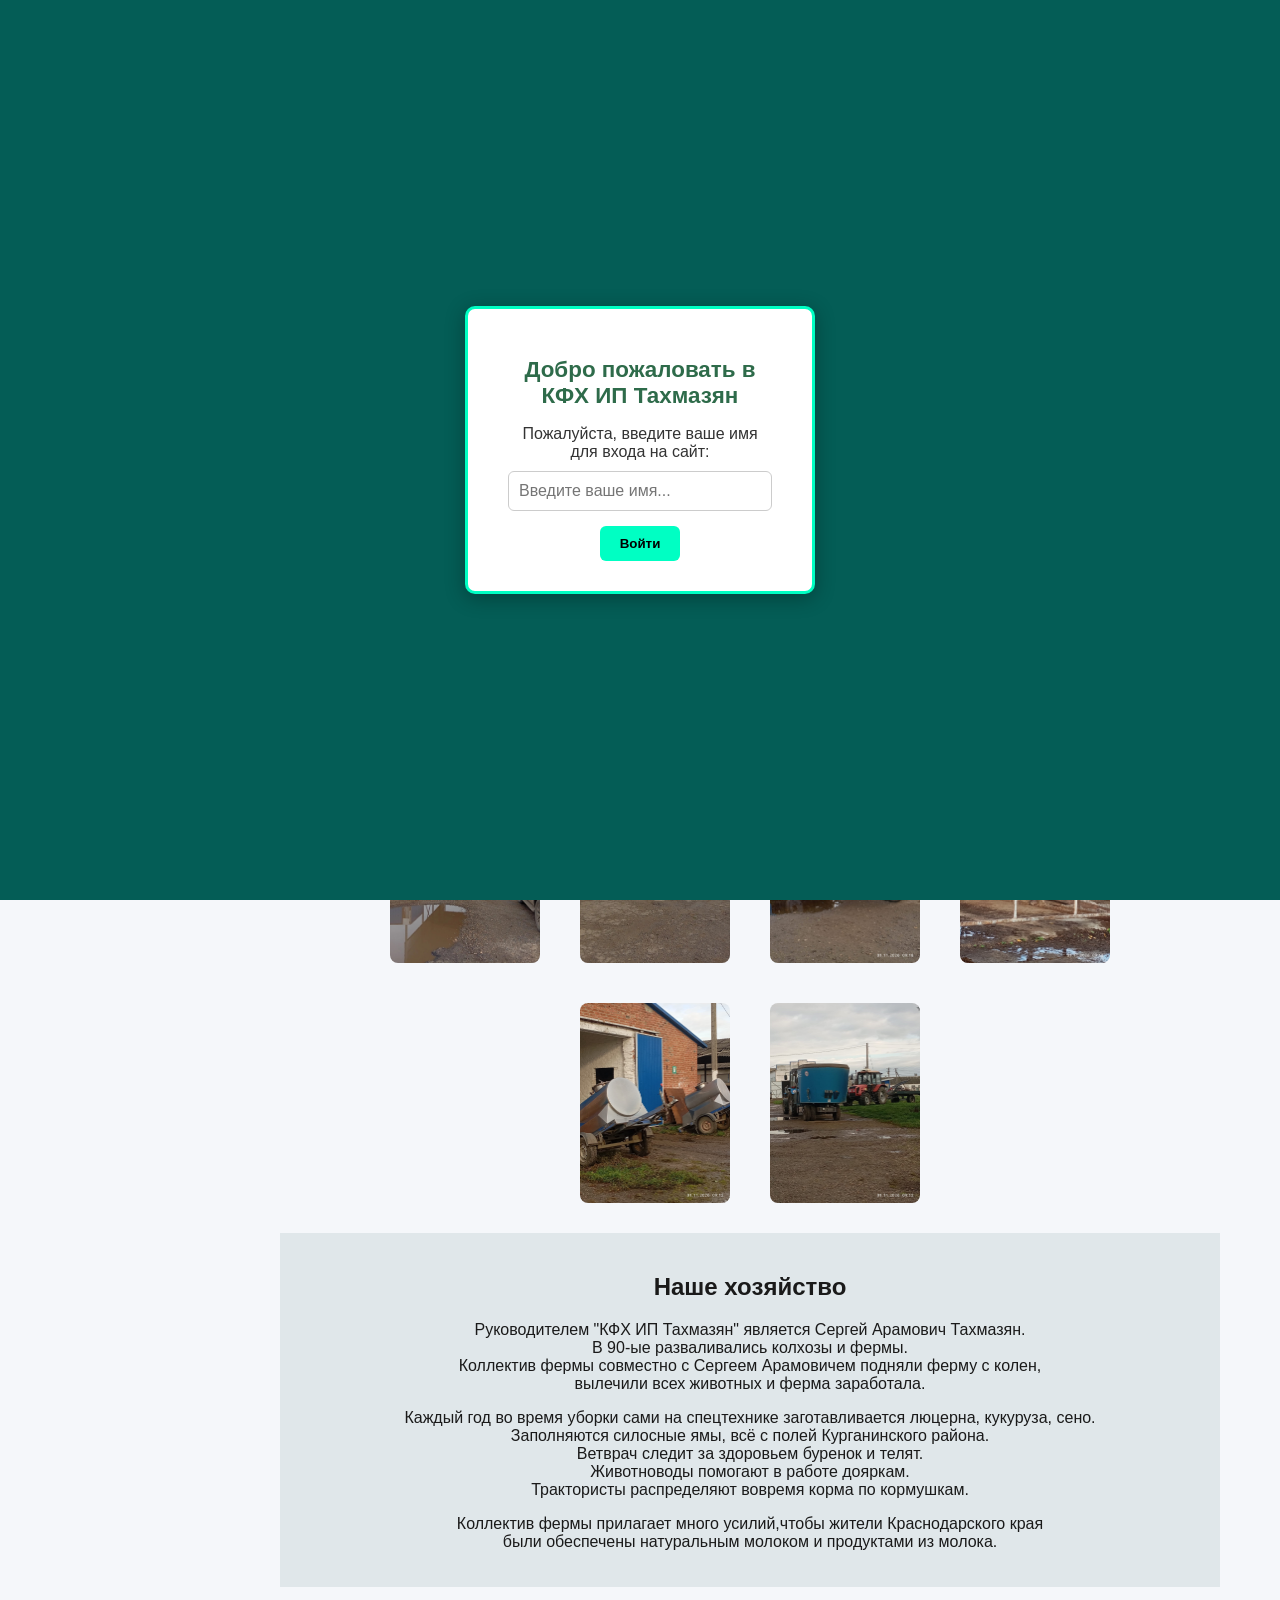
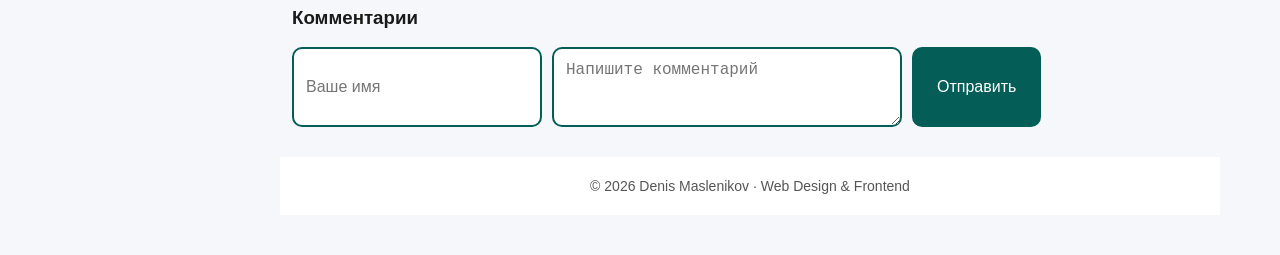
<file: index.html>
<!DOCTYPE html>
<html lang="ru">
<head>
    <meta charset="UTF-8">
    <meta name="viewport" content="width=device-width, initial-scale=1.0">
    <title>Крестьянское фермерское хозяйство ИП Тахмазян</title>
    <link rel="stylesheet" href="styles/mystyle.css">
    <link rel="stylesheet" href="styles/sydeNav.css">
</head>

<body>

 
<!-- Burger button (mobile) -->
    <button id="menuToggle" aria-label="Open menu">☰</button>

   <div id="introScreen">
    <div id="introBox">

        <h2 id="introTitle" style="color: #2e6b4a;">
            Добро пожаловать в КФХ ИП Тахмазян
        </h2>

        <p>Пожалуйста, введите ваше имя для входа на сайт:</p>

        <input
            type="text"
            id="nameInput"
            placeholder="Введите ваше имя..."
            aria-label="Ваше имя">

        <button
            id="startBtn"
            type="button">
            Войти
        </button>

    </div>
</div>


<nav>
        <ul>
            
            <li><a href="milkmaid.html">Молочница</a></li>
            <li><a href="cheese.html">Сыроварня</a></li>
            
            

            <li>
                <form
    action="https://yandex.ru/search/"
    method="get"
    target="_blank"
    id="searchForm">

    <input
        type="text"
        name="text"
        id="searchInput"
        placeholder="Поиск в Яндексе"
        required>

    <button type="submit">Найти</button>
</form>
            </li>

            <li><span id="dateTimeDisplay"></span></li>
        
    <li>

    
        <br>
                <li>
    <a href="https://www.gorod-kurganinsk.ru/"
       target="_blank"
       rel="noopener noreferrer"
       style="color:#00ffc3;font-weight:normal;">
       Визит в наш город →
    </a>
            </li>
        </ul>
    </nav>

    <!-- Main Content -->
<main>

    <!-- Персональное приветствие -->
<h2 id="personalGreeting"></h2>

<header>
    <div class="logo home-logo">
        <img src="images/logo/logo3.png" alt="КФХ ИП Тахмазян">
    </div>
</header>

<header>
    <section class="description">
        <h1>
            Cайт<br>
            "КФХ ИП Тахмазян"
        </h1>
    </section>
</header>

        <section>
    <h2 class="section-title">Наше хозяйство</h2>

    <div class="gallery">
        <img src="images/nature/entrance.jpg" alt="photo 1" class="thumbnail">
        <img src="images/nature/farm-building.jpg" alt="photo 2" class="thumbnail">
        <img src="images/nature/foto1.jpeg" alt="photo 3" class="thumbnail">
        <img src="images/nature/foto2.jpeg" alt="photo 4" class="thumbnail">
        <img src="images/nature/foto3.jpeg" alt="photo 5" class="thumbnail">
        <img src="images/nature/foto4.jpeg" alt="photo 6" class="thumbnail">
    </div>
</section>
        <div id="lightbox" class="lightbox" role="dialog" aria-modal="true">
            <span class="close" aria-label="Close image viewer" role="button" tabindex="0">&times;</span>
            <img id="lightbox-img"
                 src="[data-uri]"
                 alt="Full-size image"
                 loading="lazy"
                 decoding="async">
        </div>

        <section class="description">
            <h2>Наше хозяйство</h2>
            <p>Руководителем "КФХ ИП Тахмазян" является Сергей Арамович Тахмазян. 
            <br>В 90-ые разваливались колхозы и фермы. 
            <br>Коллектив фермы совместно с Сергеем Арамовичем подняли ферму с колен, 
            <br>вылечили всех животных и ферма заработала.</p>
            <p>Каждый год во время уборки сами на спецтехнике заготавливается люцерна, кукуруза, сено.
            <br>Заполняются силосные ямы, всё с полей Курганинского района.
            <br>Ветврач следит за здоровьем буренок и телят.
            <br>Животноводы помогают в работе дояркам.
            <br>Трактористы распределяют вовремя корма по кормушкам.</p>
            <p>Коллектив фермы прилагает много усилий,чтобы жители Краснодарского края 
            <br>были обеспечены натуральным молоком и продуктами из молока.</p>
        </section>

        <section id="comments">
    <h3>Комментарии</h3>

    <form id="commentForm">
        <input type="text" id="name" placeholder="Ваше имя" required>

        <textarea id="comment"
                  placeholder="Напишите комментарий"
                  required></textarea>

        <button type="submit">
            Отправить
        </button>
    </form>

    <div id="commentsList"></div>
</section>

        
          <footer>
    <a href="https://maslenikov77.github.io/mywebsite/"
       target="_blank">
        © 2026 Denis Maslenikov · Web Design & Frontend
    </a>
</footer>
    </main>
 
 <script>
document.addEventListener("DOMContentLoaded", function () {

    /* =========================
       Дата, время и часовой пояс
    ========================= */
    const dateTimeElement = document.getElementById("dateTimeDisplay");

    function updateDateTime() {
        const now = new Date();

        const timeZone =
            Intl.DateTimeFormat().resolvedOptions().timeZone;

        const dateTime = now.toLocaleString("ru-RU", {
            weekday: "long",
            year: "numeric",
            month: "long",
            day: "numeric",
            hour: "2-digit",
            minute: "2-digit",
            second: "2-digit"
        });

        if (dateTimeElement) {
            dateTimeElement.innerHTML = `
                ${dateTime}<br>
                🌍 ${timeZone}
            `;
        }
    }

    updateDateTime();
    setInterval(updateDateTime, 1000);

    /* =========================
       Lightbox галерея
    ========================= */
    const thumbnails = document.querySelectorAll(".thumbnail");
    const lightbox = document.getElementById("lightbox");
    const lightboxImg = document.getElementById("lightbox-img");
    const closeBtn = document.querySelector(".lightbox .close");

    if (thumbnails.length && lightbox && lightboxImg && closeBtn) {

        thumbnails.forEach(thumbnail => {
            thumbnail.addEventListener("click", () => {
                const fullImgSrc = thumbnail.getAttribute("data-full");
                lightboxImg.src = fullImgSrc;
                lightbox.style.display = "flex";
            });
        });

        closeBtn.addEventListener("click", () => {
            lightbox.style.display = "none";
            lightboxImg.src = "";
        });

        document.addEventListener("keydown", (e) => {
            if (
                e.key === "Escape" &&
                lightbox.style.display === "flex"
            ) {
                lightbox.style.display = "none";
                lightboxImg.src = "";
            }
        });
    }

    /* =========================
       Бургер-меню
    ========================= */
    const menuToggle = document.getElementById("menuToggle");
    const nav = document.querySelector("nav");

    if (menuToggle && nav) {
        menuToggle.addEventListener("click", function () {
            nav.classList.toggle("open");
        });
    }

    /* =========================
       Комментарии
    ========================= */
    const form = document.getElementById("commentForm");
    const commentsList = document.getElementById("commentsList");

    if (form && commentsList) {

        form.addEventListener("submit", function (e) {
            e.preventDefault();

            const name = document.getElementById("name").value.trim();
            const comment = document.getElementById("comment").value.trim();

            if (!name || !comment) {
                alert("Заполните все поля.");
                return;
            }

            const newComment = document.createElement("div");

            newComment.className = "comment";

            newComment.innerHTML = `
                <strong>${name}</strong>
                <p>${comment}</p>
                <button class="delete-comment">
                    🗑️ Удалить
                </button>
            `;

            commentsList.prepend(newComment);

            form.reset();
        });

        document.addEventListener("click", function (e) {

            if (e.target.classList.contains("delete-comment")) {
                e.target.closest(".comment").remove();
            }

        });
    }

   /* Стартовое окно */
const introScreen = document.getElementById("introScreen");
const nameInput = document.getElementById("nameInput");
const startBtn = document.getElementById("startBtn");
const mainContent = document.querySelector("main");
const greeting = document.getElementById("personalGreeting");

/* Проверяем, был ли посетитель раньше */
const savedName = localStorage.getItem("visitorName");

if (savedName) {

    introScreen.style.display = "none";

    if (greeting) {
        greeting.textContent =
            `👋 С возвращением, ${savedName}!`;
    }

} else {

    introScreen.style.display = "flex";

    startBtn.addEventListener("click", function () {

        const name = nameInput.value.trim();

        if (name !== "") {

            localStorage.setItem("visitorName", name);

            introScreen.style.display = "none";

            if (greeting) {
                greeting.textContent =
                    `👋 Добро пожаловать, ${name}!`;
            }

                } else {

            alert("Пожалуйста, введите ваше имя.");

        }
    });
}

});  // закрывает DOMContentLoaded

</script>

</body>
</html>
</file>
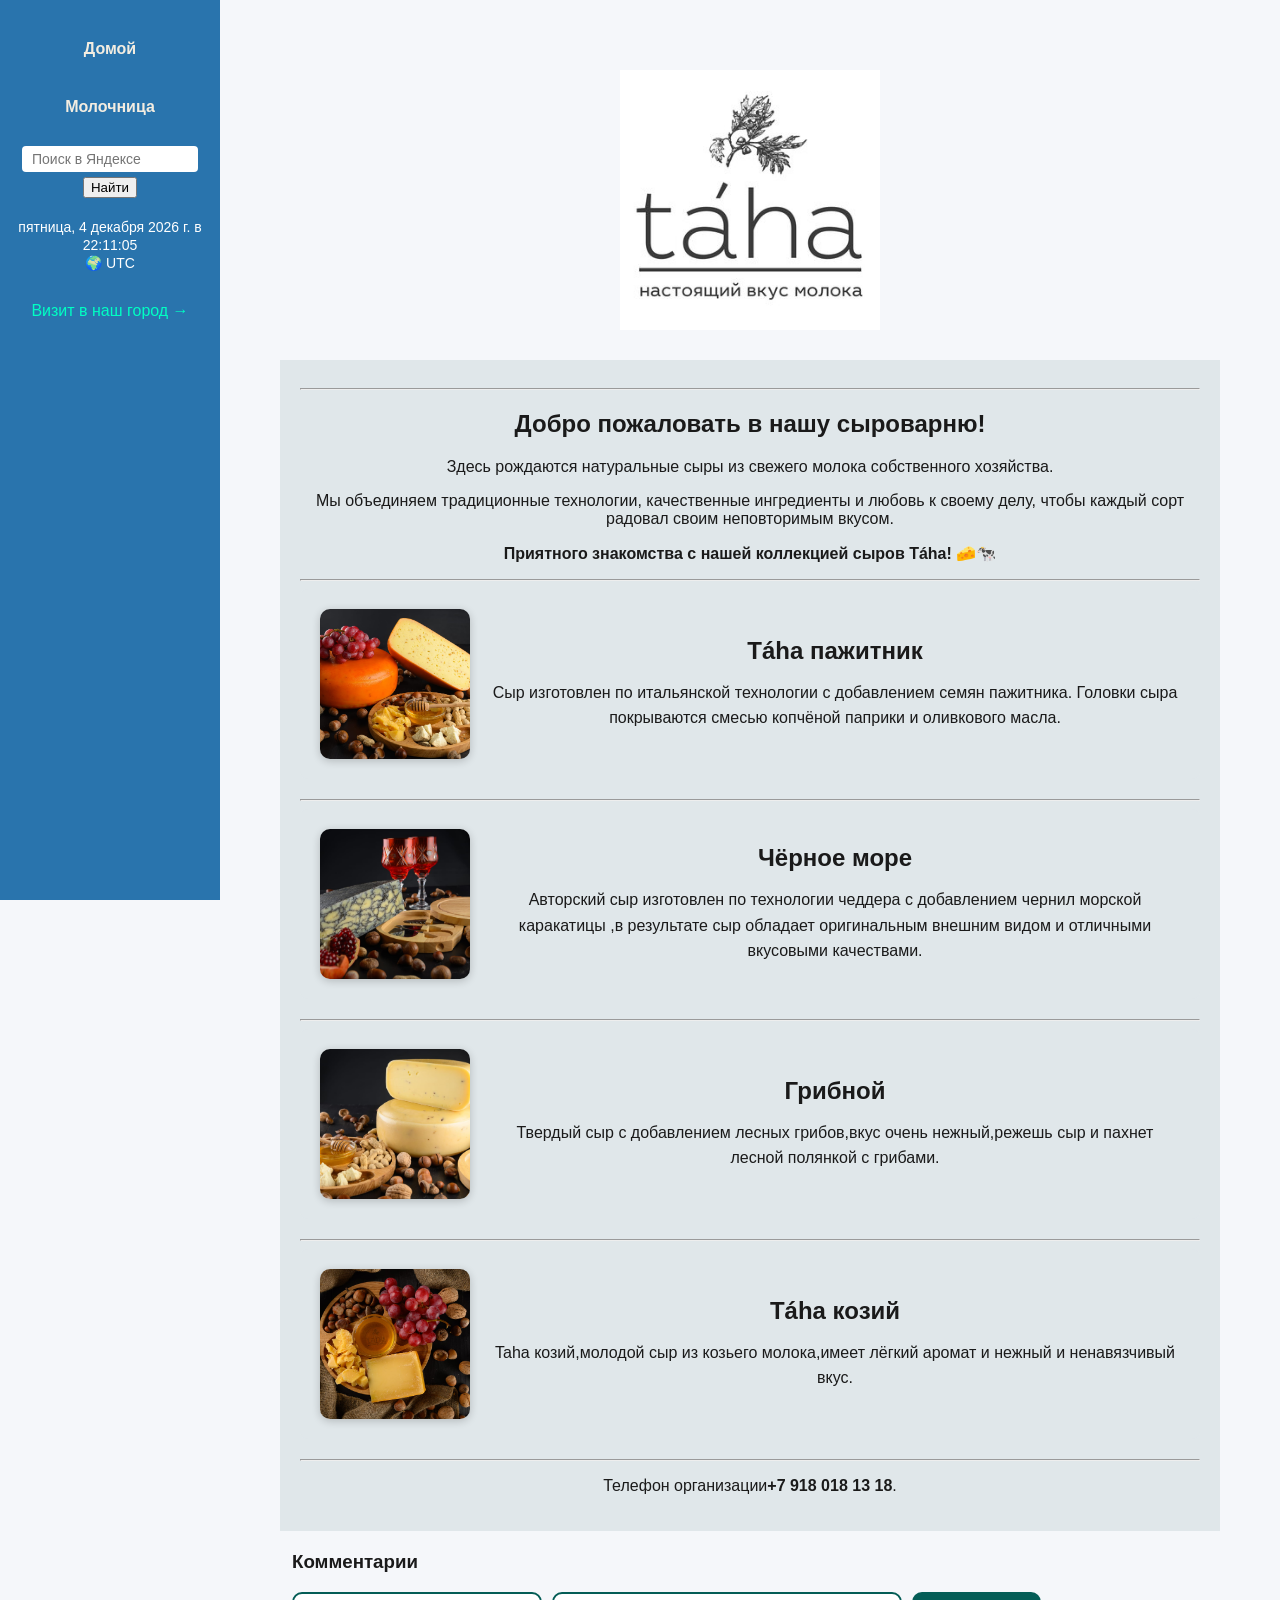
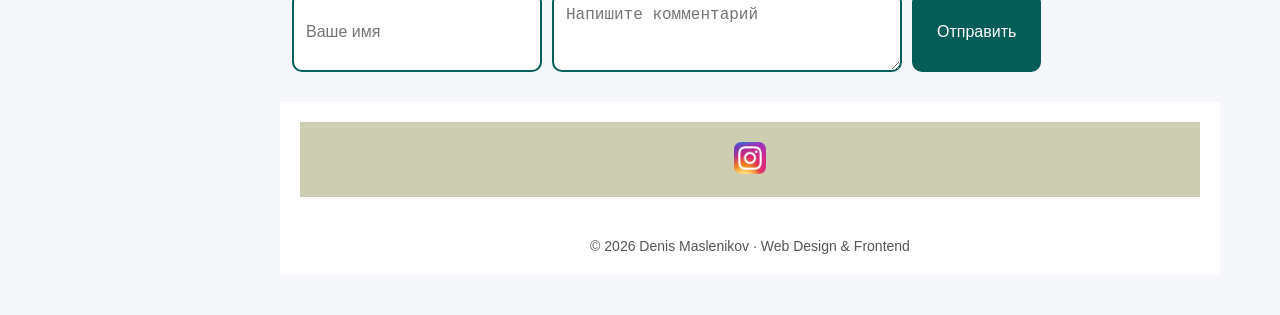
<file: cheese.html>
<!DOCTYPE html>
<html lang="en">
<head>
    <meta charset="UTF-8">
    <meta name="viewport" content="width=device-width, initial-scale=1.0">
    <title>Lochquarry Outdoor Centre</title>

    <!-- Styles -->
    <link rel="stylesheet" href="styles/mystyle.css">
    <link rel="stylesheet" href="styles/sydeNav.css">
</head>
<body class="cheese-page blue-cheese-page">

    <!-- Burger button (mobile) -->
    <button id="menuToggle" aria-label="Open menu">☰</button>



    <!-- Navigation -->
    <nav>
        <ul>
            <li><a href="index.html">Домой</a></li>
            <li><a href="milkmaid.html">Молочница</a></li>
            
           

            <li>
                <form
    action="https://yandex.ru/search/"
    method="get"
    target="_blank"
    id="searchForm">

    <input
        type="text"
        name="text"
        id="searchInput"
        placeholder="Поиск в Яндексе"
        required>

    <button type="submit">Найти</button>
</form>
            </li>

            <li><span id="dateTimeDisplay"></span></li>

            <li>
                <a href="https://www.gorod-kurganinsk.ru/"
       target="_blank"
       rel="noopener noreferrer"
       style="color:#00ffc3;font-weight:normal;">
       Визит в наш город →
    </a>
            </li>
        </ul>
    </nav>

    <!-- Main Content -->
    <main>

        

        <header>
            <div class="logo">
                <img src="images/logo/logo.png" alt="Lochquarry Logo">
            </div>
        </header>

        <section class="description">
            <hr>
            <h1>Добро пожаловать в нашу сыроварню!</h1>

            <p>Здесь рождаются натуральные сыры из свежего молока собственного хозяйства.</p> 
            <p>Мы объединяем традиционные технологии, качественные ингредиенты и любовь к своему делу,
                чтобы каждый сорт радовал своим неповторимым вкусом.</p>

            <p><strong>Приятного знакомства с нашей коллекцией сыров Táha! 🧀🐄</strong></p>
            <hr>

            <div class="staff-member">
                <img src="images/chees/chees1.jpeg" alt="chees1" class="staff-photo">
                <div class="staff-info">
                    <h2>Táha пажитник</h2>

<p>
    
        Сыр изготовлен по итальянской технологии с добавлением семян
        пажитника. Головки сыра покрываются смесью копчёной паприки
        и оливкового масла.
    
</p>
                </div>
            </div>

            <hr>

            <div class="staff-member">
                <img src="images/chees/chees2.jpeg" alt="chees2" class="staff-photo">
                <div class="staff-info">
                    <h2>Чёрное море</h2>
                    <p>Авторский сыр изготовлен по технологии чеддера с добавлением 
                        чернил морской каракатицы ,в результате сыр обладает оригинальным 
                        внешним видом и отличными вкусовыми качествами.</p>
                    
                </div>
            </div>

            <hr>

            <div class="staff-member">
                <img src="images/chees/chees4.jpeg" alt="chees3" class="staff-photo">
                <div class="staff-info">
                    <h2>Грибной</h2>
                    <p>Твердый сыр с добавлением лесных грибов,вкус очень нежный,режешь сыр 
                        и пахнет лесной полянкой с грибами.</p>
                
                </div>
            </div>

            <hr>

            <div class="staff-member">
                <img src="images/chees/chees5.jpeg" alt="chees3" class="staff-photo">
                <div class="staff-info">
                    <h2>Táha козий</h2>
                    <p>Taha козий,молодой сыр из козьего молока,имеет лёгкий аромат и нежный 
                        и ненавязчивый вкус.</p>
                
                </div>
            </div>

            <hr>
            <p>Телефон организации<strong>+7 918 018 13 18</strong>.</p>
        </section>

        <section id="comments">
    <h3>Комментарии</h3>

    <form id="commentForm">
        <input type="text" id="name" placeholder="Ваше имя" required>

        <textarea id="comment"
                  placeholder="Напишите комментарий"
                  required></textarea>

        <button type="submit">
            Отправить
        </button>
    </form>

    <div id="commentsList"></div>
</section>

        <footer>
            <div class="socials">
                
                <a href="https://www.instagram.com/tahacheese/" target="_blank">
                    <img src="images/socialmedia/instagram.webp" alt="Visit our Instagram profile">
                </a>
              
            </div>
        </footer>
             <footer>
    <a href="https://maslenikov77.github.io/mywebsite/"
       target="_blank">
        © 2026 Denis Maslenikov · Web Design & Frontend
    </a>
</footer>
    </main>

    <!-- SCRIPT -->
 <script>
document.addEventListener("DOMContentLoaded", function () {

    const nav = document.querySelector("nav");
    const menuToggle = document.getElementById("menuToggle");
    const dateTimeElement = document.getElementById("dateTimeDisplay");

    /* Mobile menu toggle */
    if (menuToggle) {
        menuToggle.addEventListener("click", function () {
            nav.classList.toggle("open");
        });
    }

    /* =========================
       Дата, время и часовой пояс
    ========================= */

    function updateDateTime() {
        const now = new Date();

        const timeZone =
            Intl.DateTimeFormat().resolvedOptions().timeZone;

        const dateTime = now.toLocaleString("ru-RU", {
            weekday: "long",
            year: "numeric",
            month: "long",
            day: "numeric",
            hour: "2-digit",
            minute: "2-digit",
            second: "2-digit"
        });

        if (dateTimeElement) {
            dateTimeElement.innerHTML = `
                ${dateTime}<br>
                🌍 ${timeZone}
            `;
        }
    }

    updateDateTime();
    setInterval(updateDateTime, 1000);

});
</script>
</body>

</html>
</file>
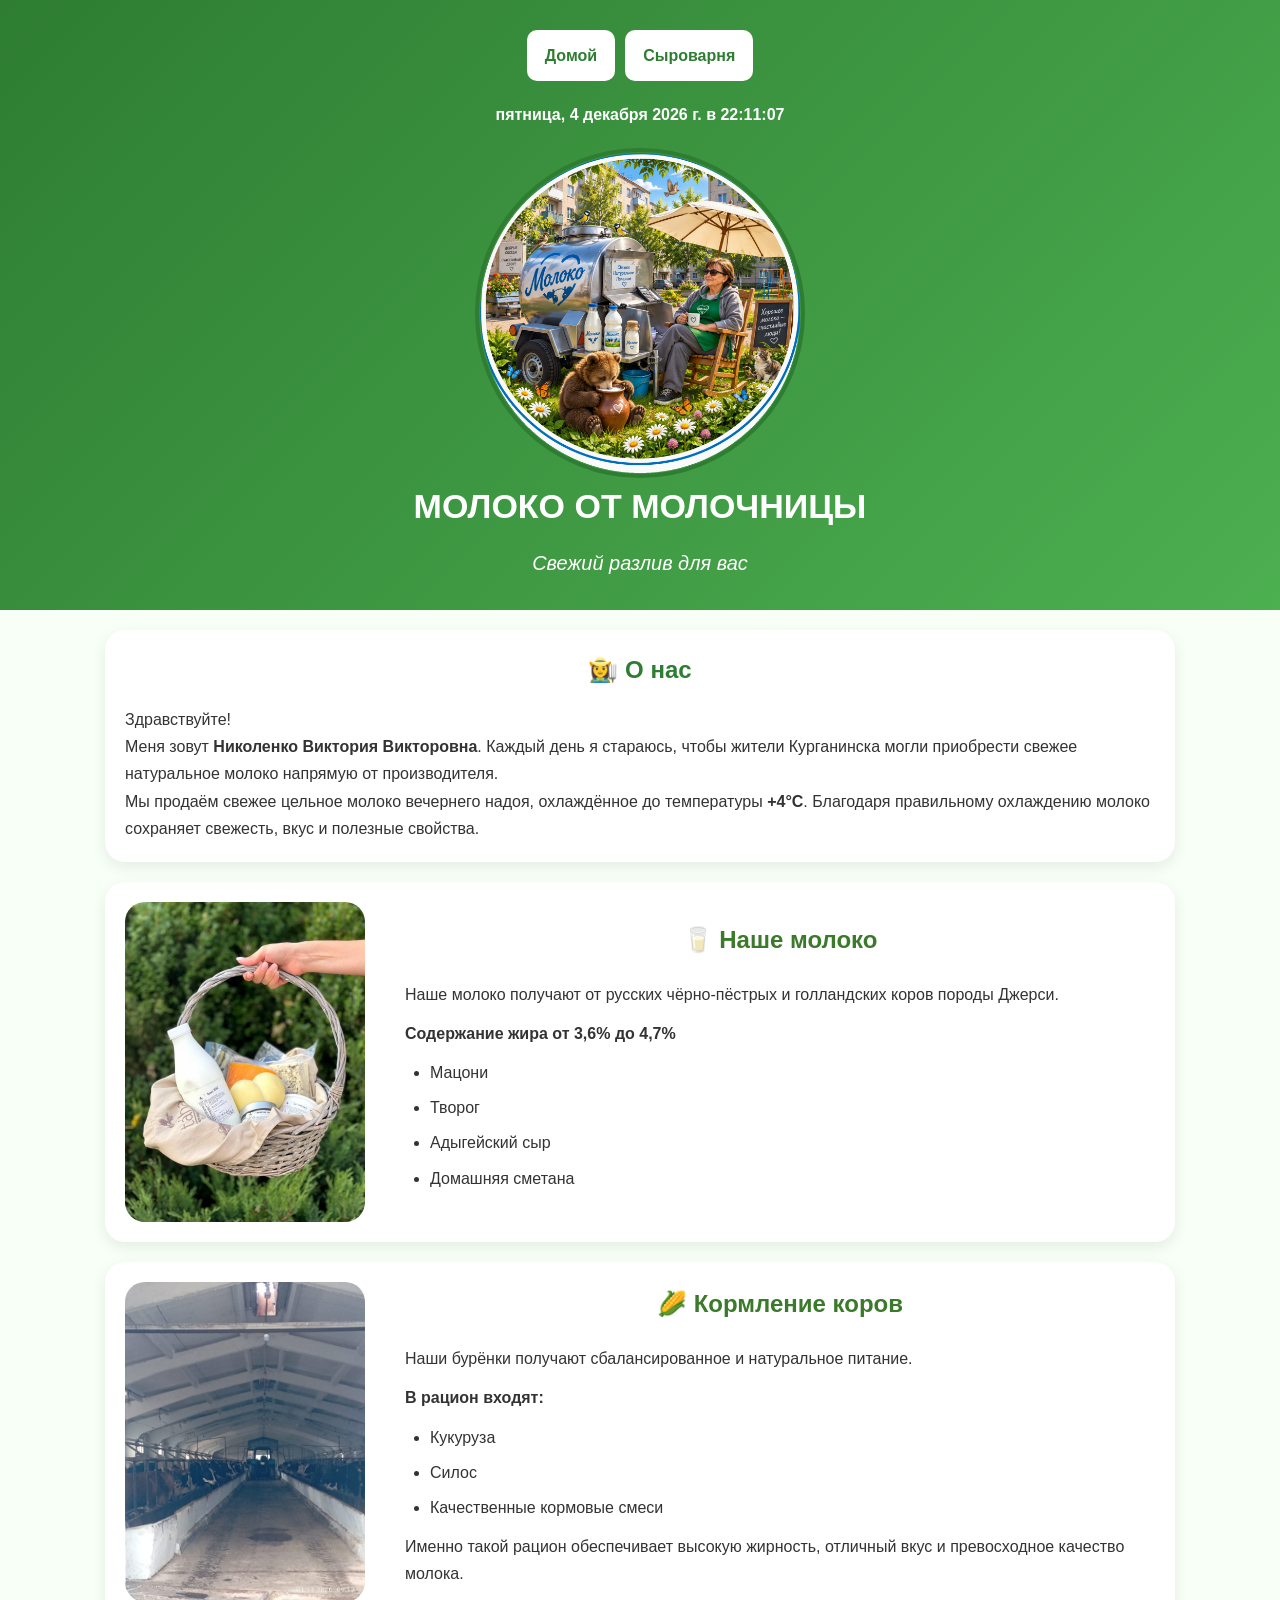
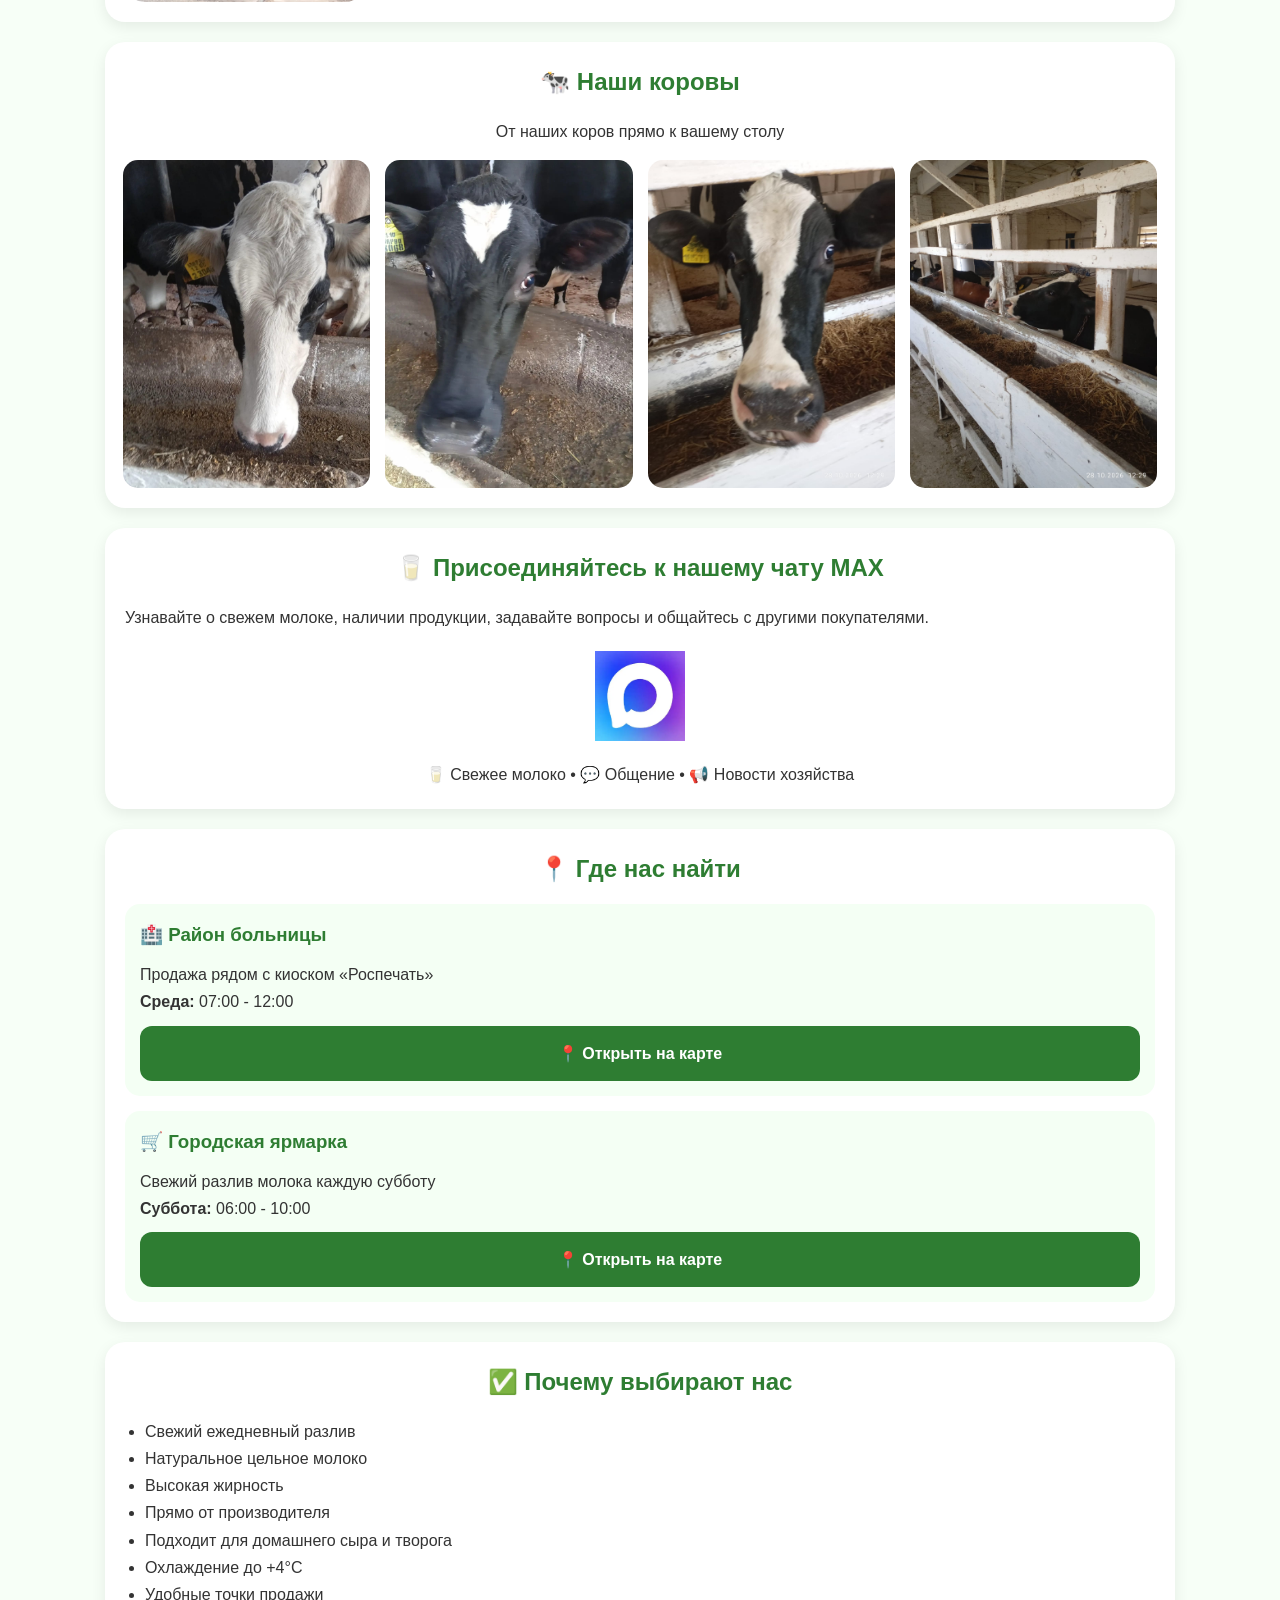
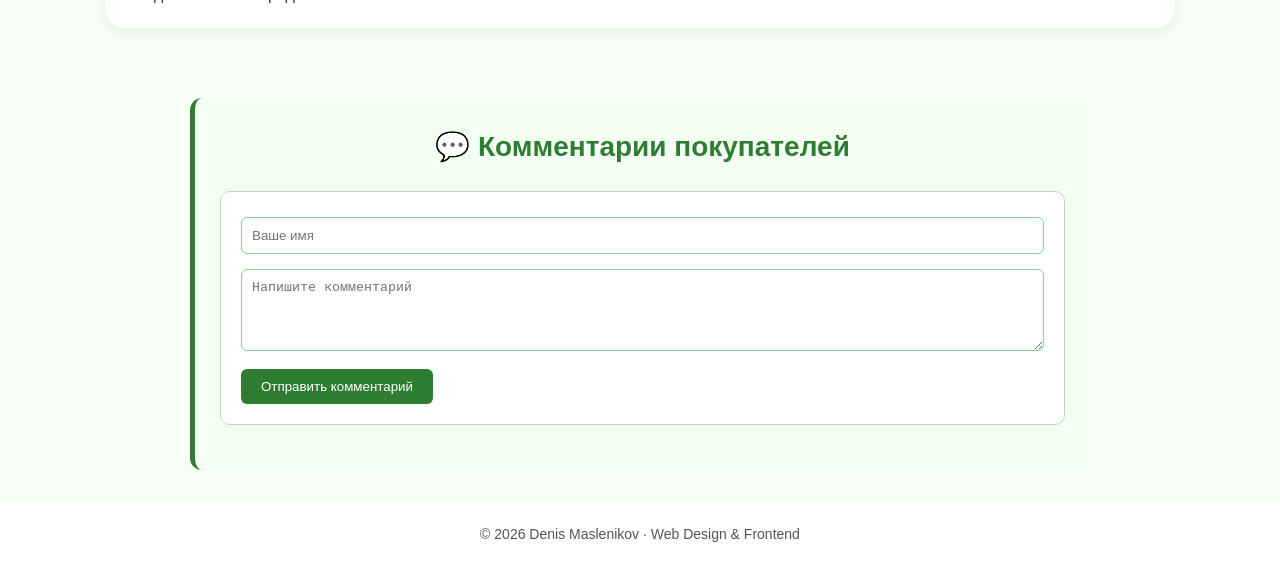
<file: milkmaid.html>
<!DOCTYPE html>
<html lang="ru">
<head>
<meta charset="UTF-8">
<meta name="viewport" content="width=device-width, initial-scale=1.0">
<title>МОЛОКО ОТ МОЛОЧНИЦЫ</title>

<style>

*{
margin:0;
padding:0;
box-sizing:border-box;
}

body{
font-family:Arial, sans-serif;
background:#f7fff7;
color:#333;
line-height:1.7;
}

header{
background:linear-gradient(135deg,#2e7d32,#4caf50);
color:white;
text-align:center;
padding:30px 15px;
}


.logo{
    width:330px;
    height:330px;
    object-fit:cover;
    border-radius:50%;
    display:block;
    margin:0 auto;
    border:4px solid #2e7d32;
}

h1{
font-size:34px;
margin-bottom:10px;
}

.subtitle{
font-size:20px;
font-style:italic;
}

.container{
max-width:1100px;
margin:auto;
padding:20px 15px;
}

.section{
margin:25px 0;
}

.card{
background:white;
border-radius:20px;
padding:20px;
box-shadow:0 5px 15px rgba(0,0,0,.08);
margin-bottom:20px;
}

.card h2{
color:#2e7d32;
margin-bottom:15px;
text-align:center;
}

.qr-card{
text-align:center;
}


.gallery {
    display: flex;
    justify-content: center;
    gap: 15px;
}

.gallery img {
    width: 24%;
    border-radius: 15px;
    object-fit: cover;
}

.location{
margin-top:15px;
padding:15px;
background:#f4fff4;
border-radius:15px;
}

.location h3{
color:#2e7d32;
margin-bottom:10px;
}

.btn{
display:block;
width:100%;
text-align:center;
padding:14px;
margin-top:10px;
background:#2e7d32;
color:white;
text-decoration:none;
border-radius:12px;
font-weight:bold;
}

.btn:hover{
background:#1b5e20;
}

ul{
padding-left:20px;
}

footer{
    margin-top:auto;
    background:#fff;
    text-align:center;
    padding:20px;
}

footer a{
    color:#555;
    text-decoration:none;
    font-size:14px;
}

footer a:hover{
    color:#0056b3;
}

@media (max-width:768px){

    .gallery{
        flex-direction: column;
        align-items: center;
    }

    .gallery img{
        width: 90%;
    }

    .milk-content{
        flex-direction: column;
    }
}


.lang-switch{
    display:flex;
    justify-content:center;
    align-items:center;
    gap:10px;
    margin-bottom:20px;
    flex-wrap:wrap;
}

.lang-switch a{
    display:flex;
    align-items:center;
    justify-content:center;
    gap:6px;
    padding:10px 16px;
    background:#fff;
    color:#2e7d32;
    text-decoration:none;
    border-radius:10px;
    font-weight:bold;
    border:2px solid #fff;
    transition:.3s;
}

.lang-switch a:hover{
    background:#1b5e20;
    color:#fff;
}

.datetime{
    text-align:center;
    color:white;
    font-size:16px;
    margin-bottom:20px;
    font-weight:bold;
}



.milk-image img {
    width: 160px;
    height: auto;
    border-radius: 15px;
    display: block;
}

.milk-text {
    flex: 1;
}

.milk-text h2 {
    color: #3b7a2a;
    margin-top: 0;
}

.milk-content {
    display: flex;
    align-items: center;
    gap: 30px;
}



@media (max-width: 768px) {
    .milk-content {
        flex-direction: column;
    }
}

.milk-content {
    display: flex;
    align-items: center;
    gap: 40px;
}

.milk-image {
    flex-shrink: 0;
}

.milk-image img {
    width: 240px;
    height: 320px;
    object-fit: cover;
    border-radius: 20px;
}

.milk-text {
    flex: 1;
}

.milk-text h2 {
    text-align: center;
    margin-bottom: 20px;
}

.milk-text p {
    margin: 12px 0;
}

.milk-text ul {
    margin: 12px 0;
    padding-left: 25px;
}

.milk-text li {
    margin-bottom: 8px;
}


.contact-max h2,
.contact-max p {
    text-align: center;
}


.max-icon {
    width: 90px;
    height: 90px;
    display: block;
    margin: 20px auto;
    cursor: pointer;
    transition: transform 0.3s ease;
}

.max-icon:hover {
    transform: scale(1.2);
}

.contact-max {
    text-align: center;
}



.max-bottom-text {
    text-align: center;
    width: 100%;
    display: block;
    margin-top: 20px;
}



/* Комментарии */

#comments {
    max-width: 900px;
    margin: 30px auto;
    background: #f4fff4;
    padding: 25px;
    border-left: 5px solid #2e7d32;
    border-radius: 12px;
}

#comments h3 {
    text-align: center;
    color: #2e7d32;
    margin-bottom: 20px;
    font-size: 28px;
}

#commentForm {
    background: #ffffff;
    border: 1px solid #b7ddb7;
    padding: 20px;
    border-radius: 10px;
}

#commentForm input,
#commentForm textarea {
    width: 100%;
    padding: 10px;
    margin-top: 5px;
    margin-bottom: 10px;
    border: 1px solid #8ccf9f;
    border-radius: 6px;
}

#commentForm input:focus,
#commentForm textarea:focus {
    outline: none;
    border-color: #2e7d32;
}

#commentForm button {
    background: #2e7d32;
    color: white;
    border: none;
    padding: 10px 20px;
    border-radius: 6px;
    cursor: pointer;
}

#commentForm button:hover {
    background: #1b5e20;
}

#commentsList {
    margin-top: 20px;
}

.comment {
    background: #ffffff;
    border-left: 4px solid #4caf50;
    padding: 15px;
    margin-top: 15px;
    border-radius: 10px;
    box-shadow: 0 2px 8px rgba(0,0,0,.08);
}

.comment strong {
    color: #2e7d32;
    font-size: 18px;
    display: block;
    margin-bottom: 8px;
}

.comment p {
    margin: 0 0 10px 0;
}

.delete-comment {
    background: #c62828;
    color: #fff;
    border: none;
    border-radius: 6px;
    padding: 8px 12px;
    cursor: pointer;
}

.delete-comment:hover {
    background: #8e0000;
}
</style>
</head>

<body>

<header>

   <div class="lang-switch">
    
    
    
    <a href="index.html">Домой</a>
    <a href="cheese.html">Сыроварня</a>
   
</div>

<div id="dateTime" class="datetime"></div>

<img src="images/logo/logo2.png" alt="Молоко от Молочницы" class="logo">

<h1>МОЛОКО ОТ МОЛОЧНИЦЫ</h1>

<p class="subtitle">
Свежий разлив для вас
</p>

</header>

<div class="container">

<div class="card">

<h2>👩‍🌾 О нас</h2>

<p>
Здравствуйте!
</p>

<p>
Меня зовут <strong>Николенко Виктория Викторовна</strong>.
Каждый день я стараюсь, чтобы жители Курганинска могли приобрести свежее натуральное молоко напрямую от производителя.
</p>

<p>
Мы продаём свежее цельное молоко вечернего надоя, охлаждённое до температуры <strong>+4°C</strong>. Благодаря правильному охлаждению молоко сохраняет свежесть, вкус и полезные свойства.
</p>

</div>

<div class="card">

<div class="milk-content">
    <div class="milk-image">
        <img src="images/farm/milk.webp" alt="Корзина с молочной продукцией">
    </div>

    <div class="milk-text">
        <h2>🥛 Наше молоко</h2>

        <p>Наше молоко получают от русских чёрно-пёстрых и голландских коров породы Джерси.</p>
        <p><strong>Содержание жира от 3,6% до 4,7%</strong></p>

        <ul>
            <li>Мацони</li>
            <li>Творог</li>
            <li>Адыгейский сыр</li>
            <li>Домашняя сметана</li>
        </ul>
    </div>
</div>
</div>

<div class="card">

    <div class="milk-content">

        <div class="milk-image">
            <img src="images/farm/cow5.jpeg" alt="Кормление коров">
        </div>

        <div class="milk-text">

            <h2>🌽 Кормление коров</h2>

            <p>
                Наши бурёнки получают сбалансированное и натуральное питание.
            </p>

            <p><strong>В рацион входят:</strong></p>

            <ul>
                <li>Кукуруза</li>
                <li>Силос</li>
                <li>Качественные кормовые смеси</li>
            </ul>

            <p>
                Именно такой рацион обеспечивает высокую жирность,
                отличный вкус и превосходное качество молока.
            </p>

        </div>

    </div>

</div>

<div class="card">

    <h2>🐄 Наши коровы</h2>

    <p style="text-align:center;margin-bottom:15px;">
        От наших коров прямо к вашему столу
    </p>

    <div class="gallery">

        <img src="images/farm/cow1.jpg" alt="Корова">

        <img src="images/farm/cow2.jpg" alt="Корова">
        <img src="images/farm/cow3.jpeg" alt="Корова">
        <img src="images/farm/cow4.jpeg" alt="Корова">

    </div>

</div>

<div class="card">

   <h2>🥛 Присоединяйтесь к нашему чату MAX</h2>

<p>
    Узнавайте о свежем молоке, наличии продукции,
    задавайте вопросы и общайтесь с другими покупателями.
</p>

<a href="https://max.ru/join/DSawI96IcZdwsrPX7hd0MauI2D2H7NBSC4rxY0H-d48"
   target="_blank"
   rel="noopener noreferrer">
    <img src="images/socialmedia/OIP.webp"
         alt="Чат молочницы в MAX"
         class="max-icon">
</a>

<p class="max-bottom-text">
    🥛 Свежее молоко • 💬 Общение • 📢 Новости хозяйства
</p>

</div>

<div class="card">

<h2>📍 Где нас найти</h2>

<div class="location">

<h3>🏥 Район больницы</h3>

<p>
Продажа рядом с киоском «Роспечать»
</p>

<p>
<strong>Среда:</strong> 07:00 - 12:00
</p>

<a class="btn"
href="https://yandex.ru/maps/20702/kurganinsk/?l=carparks&ll=40.595214%2C44.895802&mode=whatshere&whatshere%5Bpoint%5D=40.595228%2C44.895811&whatshere%5Bzoom%5D=19.56&z=19.56"
target="_blank">
📍 Открыть на карте
</a>

</div>

<div class="location">

<h3>🛒 Городская ярмарка</h3>

<p>
Свежий разлив молока каждую субботу
</p>

<p>
<strong>Суббота:</strong> 06:00 - 10:00
</p>

<a class="btn"
href="https://yandex.ru/maps/20702/kurganinsk/?l=carparks&ll=40.587788%2C44.883616&mode=whatshere&whatshere%5Bpoint%5D=40.587619%2C44.884172&whatshere%5Buri%5D=ymapsbm1%3A%2F%2Forg%3Foid%3D70994284006&z=17.75"
target="_blank">

📍 Открыть на карте
</a>

</div>

</div>

<div class="card">

<h2>✅ Почему выбирают нас</h2>

<ul>
<li>Свежий ежедневный разлив</li>
<li>Натуральное цельное молоко</li>
<li>Высокая жирность</li>
<li>Прямо от производителя</li>
<li>Подходит для домашнего сыра и творога</li>
<li>Охлаждение до +4°C</li>
<li>Удобные точки продажи</li>
</ul>

</div>





</div>


<section id="comments">

    <h3>💬 Комментарии покупателей</h3>

    <form id="commentForm">

        <input
            type="text"
            id="name"
            placeholder="Ваше имя"
            required>

        <textarea
            id="comment"
            placeholder="Напишите комментарий"
            rows="4"
            required></textarea>

        <button type="submit">
            Отправить комментарий
        </button>

    </form>

    <div id="commentsList"></div>

</section>
<script>
const dateTimeElement = document.getElementById('dateTime');

function updateDateTimeRussian() {
    const now = new Date();

    const options = {
        weekday: 'long',
        year: 'numeric',
        month: 'long',
        day: 'numeric',
        hour: '2-digit',
        minute: '2-digit',
        second: '2-digit',
        hour12: false
    };

    dateTimeElement.textContent =
        now.toLocaleString('ru-RU', options);
}

updateDateTimeRussian();
setInterval(updateDateTimeRussian, 1000);

/* =========================
       Комментарии
    ========================= */
    const form = document.getElementById("commentForm");
    const commentsList = document.getElementById("commentsList");

    if (form && commentsList) {

        form.addEventListener("submit", function (e) {
            e.preventDefault();

            const name = document.getElementById("name").value.trim();
            const comment = document.getElementById("comment").value.trim();

            if (!name || !comment) {
                alert("Заполните все поля.");
                return;
            }

            const newComment = document.createElement("div");

            newComment.className = "comment";

            newComment.innerHTML = `
                <strong>${name}</strong>
                <p>${comment}</p>
                <button class="delete-comment">
                    🗑️ Удалить
                </button>
            `;

            commentsList.prepend(newComment);

            form.reset();
        });

        document.addEventListener("click", function (e) {

            if (e.target.classList.contains("delete-comment")) {
                e.target.closest(".comment").remove();
            }

        });
    }
</script>
<footer>
    <a href="https://maslenikov77.github.io/mywebsite/"
       target="_blank">
        © 2026 Denis Maslenikov · Web Design & Frontend
    </a>
</footer>
</body>
</html>
</file>
<file: styles/mystyle.css>
* {
    box-sizing: border-box;
}


body {
    font-family: 'Segoe UI', sans-serif;
    margin: 0;
    padding: 0;
    background-color: #f4f8f6;
    color: #1a1a1a;
    display: flex;
    flex-direction: row;
    overflow-x: hidden;
}

/* Общий фон сайта */
body {
    background: #f5f7fa;
}


/* Main layout */
main {
    margin-left: 220px;
    padding: 40px 60px;
    flex: 1;
}

/* Logo */
.logo {
    display: flex;
    justify-content: center;
    align-items: center;
    padding: 30px 0;
}

.logo img {
    width: 260px;
    height: auto;
}

/* Gallery */
.gallery {
    display: flex;
    justify-content: center;
    gap: 40px;
    padding: 30px;
    flex-wrap: wrap;
}

/* Thumbnails / Zoomable images */
.thumbnail,
.zoomable {
    width: 150px;
    border-radius: 8px;
    cursor: pointer;
    transition: transform 0.4s ease, box-shadow 0.3s ease;
    position: relative;
    z-index: 1;
}

.thumbnail:hover,
.zoomable:hover {
    transform: scale(2);
    z-index: 9999;
    box-shadow: 0 0 30px rgba(0, 0, 0, 0.7);
}

.photo-strip {
    display: flex;
    flex-wrap: wrap;
    gap: 20px;
    padding: 20px;
    justify-content: center;
    align-items: center;
}

/* Lightbox */
.lightbox {
    display: none;
    position: fixed;
    top: 0;
    left: 0;
    width: 100vw;
    height: 100vh;
    background-color: rgba(26, 26, 26, 0.85);
    justify-content: center;
    align-items: center;
    z-index: 10000;
}

.lightbox img {
    max-width: 90%;
    max-height: 90%;
    border-radius: 8px;
}

.lightbox .close {
    position: absolute;
    top: 20px;
    right: 30px;
    font-size: 40px;
    color: white;
    cursor: pointer;
}

/* Description block */
.description {
    text-align: center;
    padding: 20px;
    background-color: #e0e7ea;
}

/* Comments */
.comments {
    background-color: #d9edf7;
    padding: 20px;
    margin: 20px;
    border-left: 5px solid #31708f;
}

.comment {
    margin-bottom: 20px;
}

.reply-link {
    display: inline-block;
    margin-top: 8px;
    color: #2e6b4a;
    text-decoration: none;
    font-size: 0.9em;
}

.reply-link:hover {
    text-decoration: underline;
}

/* Comment form */
#comment-form {
    background-color: #ffffff;
    border: 1px solid #bfe3f5;
    padding: 20px;
    border-radius: 5px;
}

#comment-form label {
    display: block;
    margin-top: 10px;
    font-weight: bold;
}

#comment-form input,
#comment-form textarea {
    width: 100%;
    padding: 8px;
    margin-top: 5px;
    border: 1px solid #8ccf9f;
    border-radius: 4px;
}

#comment-form button {
    margin-top: 15px;
    padding: 10px 20px;
    background-color: #2e6b4a;
    color: #fff;
    border: none;
    border-radius: 4px;
    cursor: pointer;
}

#comment-form button:hover {
    background-color: #1f4d3a;
}

/* Footer socials */
footer .socials {
    display: flex;
    justify-content: center;
    gap: 15px;
    padding: 20px;
    background-color: #cccdb1;
}

footer .socials img {
    width: 32px;
    height: 32px;
}

/* Responsive */
@media (max-width: 768px) {
    body {
        flex-direction: column;
    }
    main {
        margin-left: 0;
    }
    .thumbnail:hover,
    .zoomable:hover {
        transform: scale(1.5);
    }
}

/* Intro screen overlay */
#introScreen {
    position: fixed;
    top: 0;
    left: 0;
    width: 100vw;
    height: 100vh;
    background-color: #045d56;
    display: flex;
    justify-content: center;
    align-items: center;
    z-index: 9999;
}

/* Intro box */
#introBox {
    background-color: #ffffff;
    border-radius: 10px;
    box-shadow: 0 4px 20px rgba(0, 0, 0, 0.3);
    padding: 30px 40px;
    text-align: center;
    width: 350px;
    border: 3px solid #00ffc3;
}

#introBox h2 {
    margin-bottom: 15px;
    font-size: 1.4em;
    color: #045d56;
}

#introBox p {
    margin-bottom: 10px;
    color: #333;
}

#introBox input {
    width: 100%;
    padding: 10px;
    border: 1px solid #ccc;
    border-radius: 6px;
    margin-bottom: 15px;
    font-size: 1em;
}

#introBox button {
    background-color: #00ffc3;
    color: #000;
    border: none;
    padding: 10px 20px;
    border-radius: 6px;
    cursor: pointer;
    font-weight: bold;
    transition: background-color 0.3s ease;
}

#introBox button:hover {
    background-color: #00d9a8;
}



/* Staff section layout */
.staff-member {
    display: flex;
    align-items: center;
    justify-content: flex-start;
    gap: 20px;
    background-color: #e0e7ea;
    padding: 20px;
    border-radius: 8px;
    margin-bottom: 20px;
}

/* Staff photo */
.staff-photo {
    width: 150px;
    height: 150px;
    object-fit: cover;
    border-radius: 10px;
    box-shadow: 0 2px 8px rgba(0,0,0,0.2);
}

.staff-info {
    flex: 1;
    display: flex;
    flex-direction: column;
    justify-content: center;
    text-align: center;
}

.staff-info h2 {
    margin: 0 0 15px 0;
}

.staff-info p {
    margin: 0;
    line-height: 1.6;
}


/* Responsive layout for staff cards */
@media (max-width: 768px) {
    .staff-member {
        flex-direction: column; /* photo on top, text below */
        align-items: center;
        text-align: center;
    }

    .staff-photo {
        width: 180px;
        height: auto;
        margin-bottom: 15px;
    }

    .staff-info {
        text-align: center;
    }
}



#personalGreeting {
    text-align: center;
    background: #eaf4e5;
    color: #2e6b4a;
    padding: 15px 20px;
    border-radius: 12px;
    margin: 20px auto;
    max-width: 900px;
    font-size: 1.4rem;
    font-weight: 700;
    box-shadow: 0 2px 8px rgba(0,0,0,0.1);
}

.logo img {
    width: 260px;
    height: auto;
}

/* Только главная страница */
.home-logo img {
    width: 500px;
    height: auto;
}

/* Заголовки разделов */
.section-title {
    text-align: center;
    font-size: 48px;
    font-weight: 700;
    margin: 0 0 40px 0;
    width: 100%;
}

.gallery h2 {
    width: 100%;
    text-align: center;
    font-size: 48px;
    font-weight: 700;
    margin-bottom: 40px;
}

footer{
    margin-top:auto;
    background:#fff;
    text-align:center;
    padding:20px;
}

footer a{
    color:#555;
    text-decoration:none;
    font-size:14px;
}

footer a:hover{
    color:#0056b3;
}

.staff-photo {
    width: 150px;
    height: 150px;
    object-fit: cover;
    border-radius: 10px;
    box-shadow: 0 2px 8px rgba(0,0,0,0.2);

    transition: transform 0.4s ease;
    cursor: pointer;
    position: relative;
    z-index: 1;
}

.staff-photo:hover {
    transform: scale(2.38);
    z-index: 999;
}
.staff-member {
    overflow: visible;
}
</file>
<file: styles/sydeNav.css>
/* Navigation */
nav {
    position: fixed;
    top: 0;
    left: 0;
    width: 220px;
    height: 100vh;
    background-color: #2974ad;
    padding-top: 30px;
    z-index: 1000;
    transition: transform 0.3s ease;
}

nav ul {
    list-style: none;
    padding: 0;
    margin: 0;
    display: flex;
    flex-direction: column;
    gap: 20px;
    align-items: center;
}

nav ul li {
    width: 100%;
    text-align: center;
}

nav ul li a {
    color: rgb(243, 237, 225);
    text-decoration: none;
    font-weight: bold;
    display: block;
    padding: 10px 0;
    transition: background-color 0.3s ease, color 0.3s ease;
}

nav ul li a:hover {
    background-color: #00ffc3;
    color: #000;
}

nav ul li a.active {
    background-color: #2980b9;
    color: #fff;
}

/* Search */
#searchForm {
    display: flex;
    flex-direction: column;
    align-items: center;
    gap: 5px;
}

#searchInput {
    padding: 5px 10px;
    border-radius: 4px;
    border: none;
    font-size: 14px;
    width: 80%;
}

/* Date & Time */
#dateTimeDisplay {
    color: #fff;
    font-size: 14px;
    font-weight: 300;
    margin-top: 10px;
}

/* Burger button */
#menuToggle {
    display: none;
    position: fixed;
    top: 15px;
    left: 15px;
    z-index: 2000;
    background-color: #00ffc3;
    color: #000;
    border: none;
    font-size: 28px;
    padding: 8px 12px;
    border-radius: 6px;
    cursor: pointer;
}

/* Mobile menu */
@media (max-width: 768px) {

    #menuToggle {
        display: block;
    }

    nav {
        width: 100%;
        height: auto;
        transform: translateY(-100%);
    }

    nav.open {
        transform: translateY(0);
    }
}

/* Burger button (mobile only) */
#menuToggle {
    display: none;
    position: fixed;
    top: 15px;
    left: 15px;
    z-index: 2000;
    background-color: #00ffc3;
    color: #000;
    border: none;
    font-size: 28px;
    padding: 8px 12px;
    border-radius: 6px;
    cursor: pointer;
    transition: background-color 0.3s ease;
}

#menuToggle:hover {
    background-color: #00d9a8;
}

/* Mobile menu animation */
@media (max-width: 768px) {
    #menuToggle {
        display: block;
    }

    nav {
        position: fixed;
        top: 0;
        left: 0;
        width: 100%;
        height: auto;
        transform: translateY(-100%);
        transition: transform 0.3s ease;
        background-color: #2974ad;
        z-index: 1500;
    }

    nav.open {
        transform: translateY(0);
    }

    main {
        margin-left: 0;
    }
}
#comments {
    margin: 20px 12px;
}

#comments h2 {
    color: #045d56;
    font-size: 42px;
    margin-bottom: 25px;
}

#commentForm {
    display: flex;
    flex-wrap: wrap;
    gap: 10px;
    margin-bottom: 30px;
}

#commentForm input,
#commentForm textarea {
    border: 2px solid #045d56;
    border-radius: 10px;
    padding: 12px;
    font-size: 16px;
    background: #ffffff;
}

#commentForm input {
    width: 250px;
}

#commentForm textarea {
    width: 350px;
    min-height: 80px;
    resize: vertical;
}

#commentForm button {
    background: #045d56;
    color: white;
    border: none;
    border-radius: 10px;
    padding: 12px 25px;
    font-size: 16px;
    cursor: pointer;
    transition: 0.3s;
}

#commentForm button:hover {
    background: #00ffc3;
    color: #000;
}

.comment {
    background: white;
    border-left: 3px solid #045d56;
    border-radius: 12px;
    padding: 10px 15px;
    margin-bottom: 10px;
    box-shadow: 0 2px 6px rgba(0,0,0,0.08);
}

.comment strong {
    color: #045d56;
    font-size: 12px;
}

.comment p {
    margin-top: 8px;
    color: #444;
    line-height: 1.5;
}

.comment-date {
    color: #777;
    font-size: 8px;
    margin-top: 6px;
}

.delete-comment {
    background: #c0392b;
    color: white;
    border: none;
    padding: 8px 12px;
    border-radius: 6px;
    cursor: pointer;
    margin-top: 10px;
}

.delete-comment:hover {
    background: #e74c3c;
}



#personalGreeting {
    text-align: center;
    background: #eaf4e5;
    color: #2e6b4a;
    padding: 15px 20px;
    border-radius: 12px;
    margin: 20px auto;
    max-width: 900px;
    font-size: 1.4rem;
    font-weight: 700;
    box-shadow: 0 2px 8px rgba(0,0,0,0.1);
}
</file>
